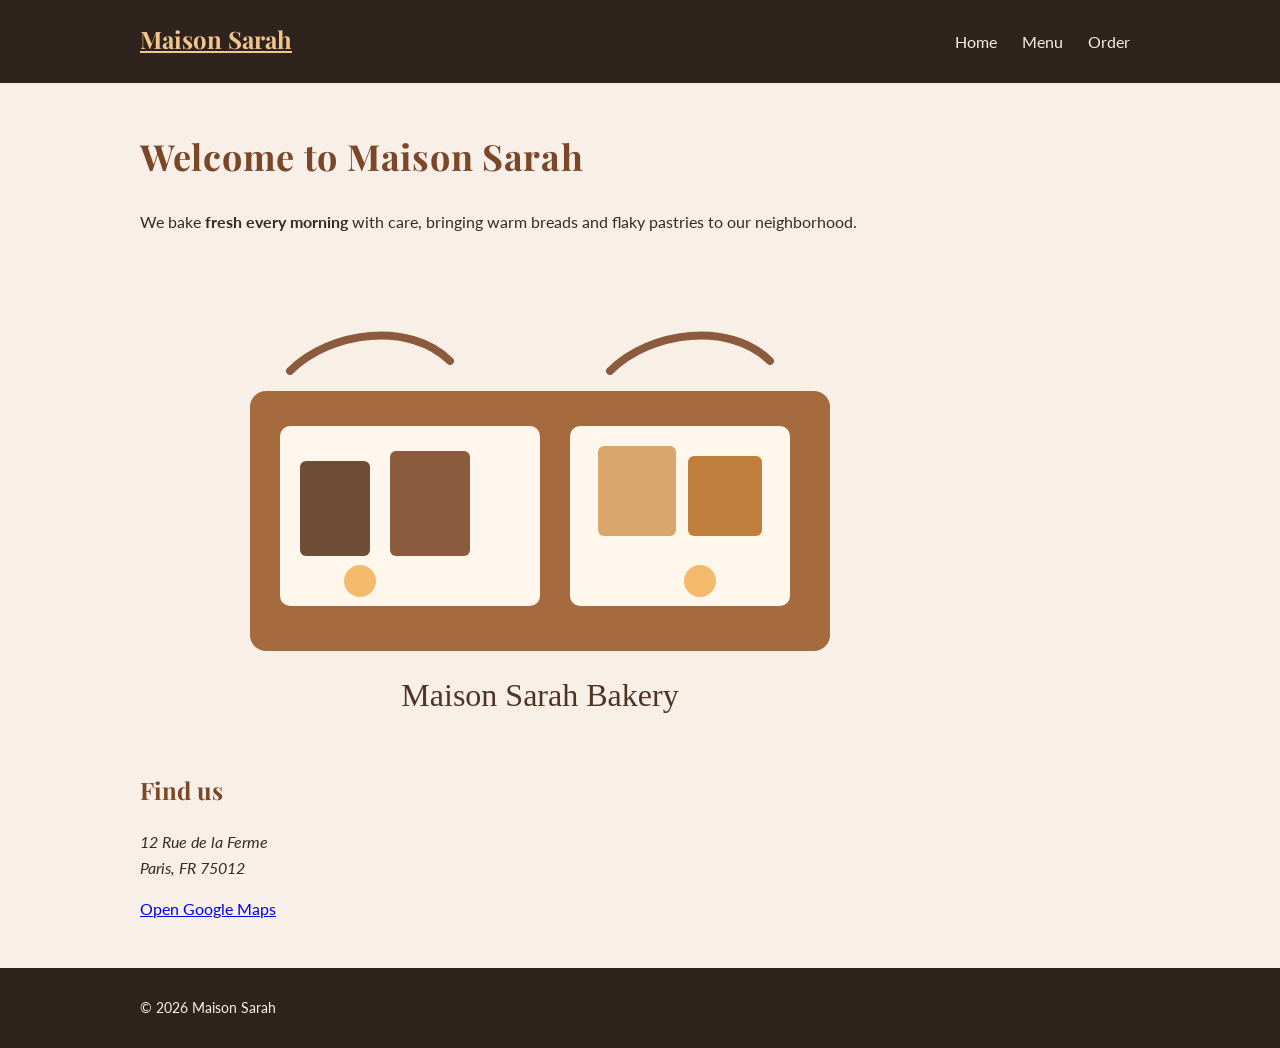
<file: index.html>
<!doctype html>
<html lang="en">
  <head>
    <meta charset="UTF-8" />
    <meta name="viewport" content="width=device-width, initial-scale=1.0" />
    <title>Maison Sarah | Home</title>
    <link rel="preconnect" href="https://fonts.googleapis.com" />
    <link rel="preconnect" href="https://fonts.gstatic.com" crossorigin />
    <link
      href="https://fonts.googleapis.com/css2?family=Lato:wght@400;700&family=Playfair+Display:wght@600;700&display=swap"
      rel="stylesheet"
    />
    <link rel="stylesheet" href="styles.css" />
  </head>
  <body>
    <header>
      <div class="container header-bar">
        <a class="brand" href="index.html">Maison Sarah</a>
        <nav aria-label="Primary navigation">
          <a href="index.html">Home</a>
          <a href="menu.html">Menu</a>
          <a href="order.html">Order</a>
        </nav>
      </div>
    </header>

    <main>
      <div class="container">
        <h1>Welcome to Maison Sarah</h1>
        <p>
          We bake <strong>fresh every morning</strong> with care, bringing warm
          breads and flaky pastries to our neighborhood.
        </p>

        <img
          src="images/maison-sarah-bakery.svg"
          alt="A warm bakery counter filled with fresh bread and pastries at Maison Sarah."
        />

        <section>
          <h2>Find us</h2>
          <address>
            12 Rue de la Ferme<br />
            Paris, FR 75012
          </address>
          <p>
            <a
              href="https://www.google.com/maps"
              target="_blank"
              rel="noopener noreferrer"
              >Open Google Maps</a
            >
          </p>
        </section>
      </div>
    </main>

    <footer>
      <div class="container">
        <p>© 2026 Maison Sarah</p>
      </div>
    </footer>
  </body>
</html>
</file>
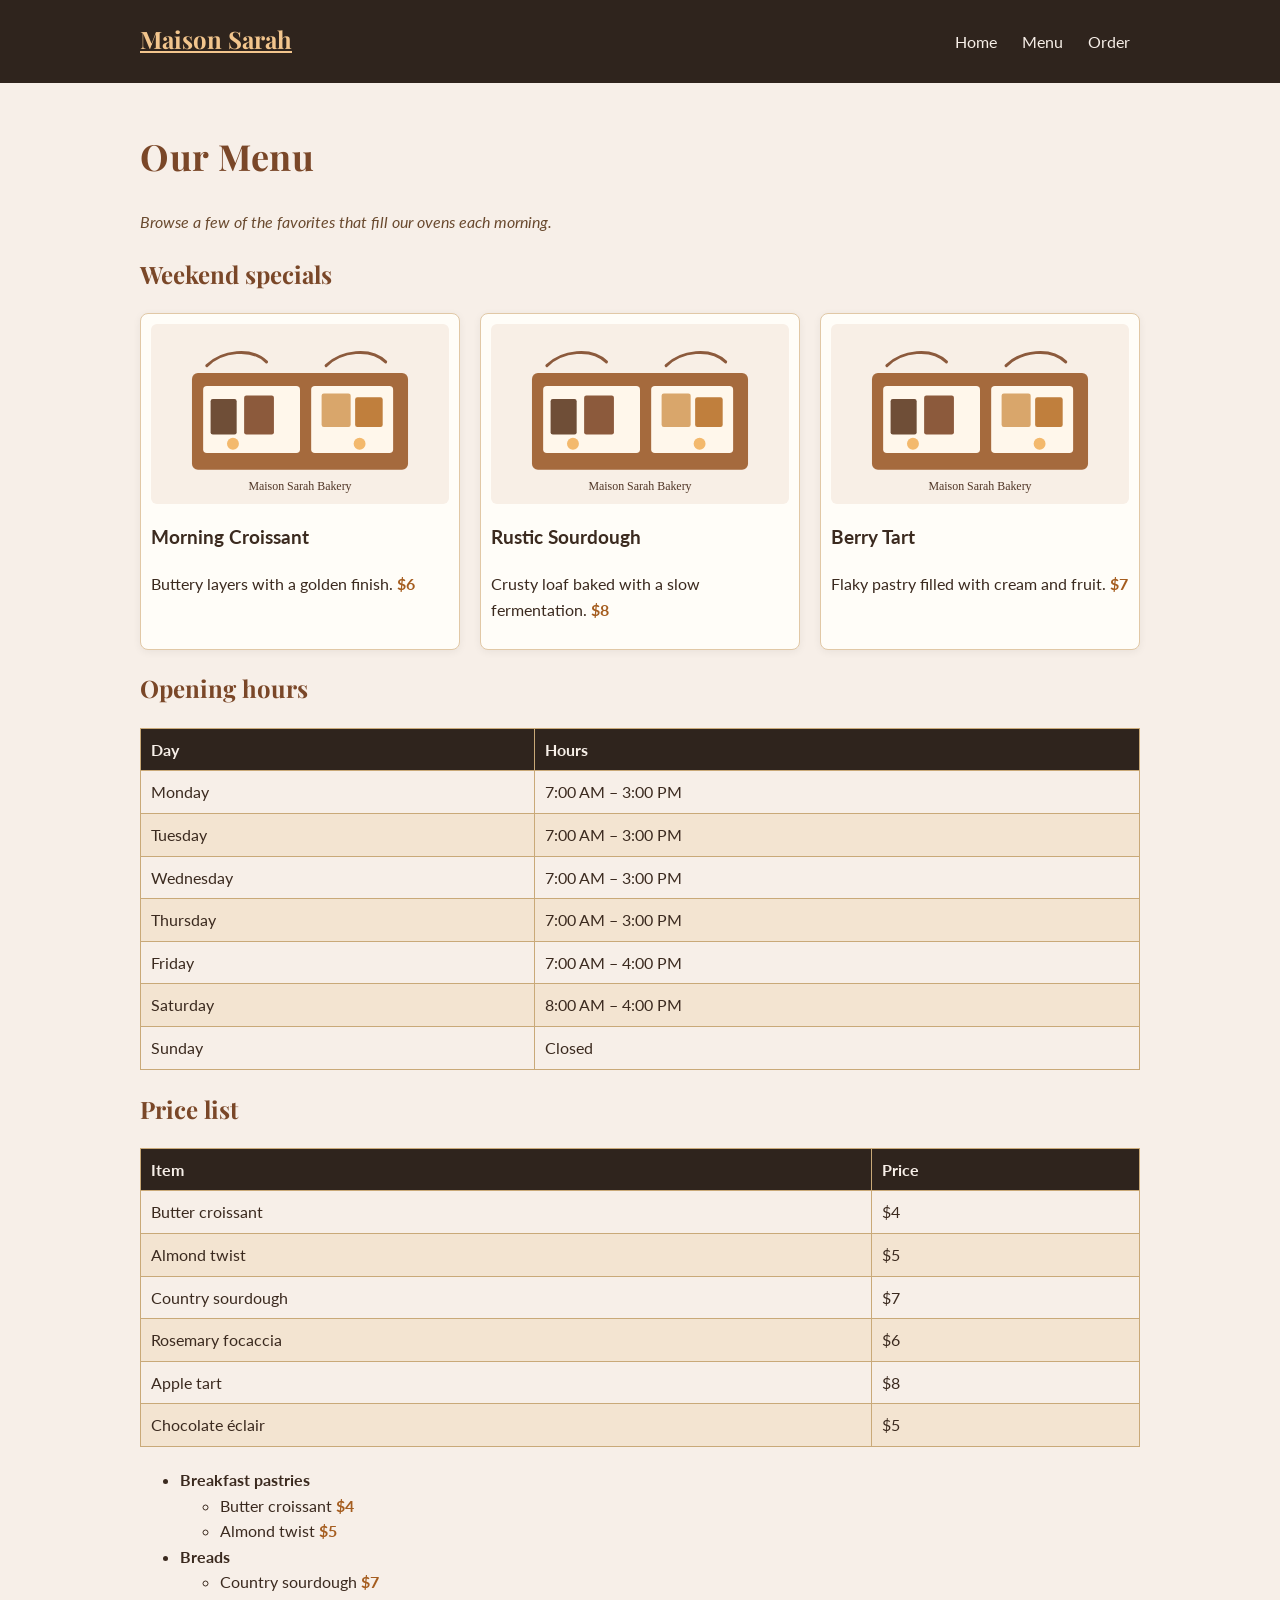
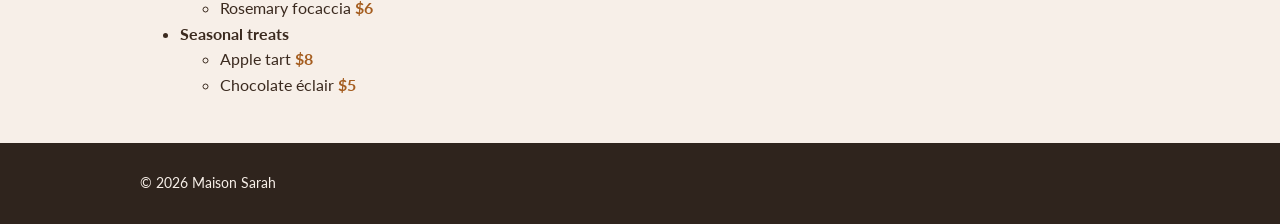
<file: menu.html>
<!doctype html>
<html lang="en">
  <head>
    <meta charset="UTF-8" />
    <meta name="viewport" content="width=device-width, initial-scale=1.0" />
    <title>Maison Sarah | Menu</title>
    <link rel="preconnect" href="https://fonts.googleapis.com" />
    <link rel="preconnect" href="https://fonts.gstatic.com" crossorigin />
    <link
      href="https://fonts.googleapis.com/css2?family=Lato:wght@400;700&family=Playfair+Display:wght@600;700&display=swap"
      rel="stylesheet"
    />
    <link rel="stylesheet" href="styles.css" />
  </head>
  <body>
    <header>
      <div class="container header-bar">
        <a class="brand" href="index.html">Maison Sarah</a>
        <nav aria-label="Primary navigation">
          <a href="index.html">Home</a>
          <a href="menu.html">Menu</a>
          <a href="order.html">Order</a>
        </nav>
      </div>
    </header>

    <main>
      <div class="container">
        <h1>Our Menu</h1>
        <p class="tagline">
          Browse a few of the favorites that fill our ovens each morning.
        </p>

        <section>
          <h2>Weekend specials</h2>
          <div class="card-row">
            <article class="card">
              <img
                src="images/maison-sarah-bakery.svg"
                alt="A close-up of a buttery croissant arranged beside a cup of coffee."
              />
              <h3>Morning Croissant</h3>
              <p>
                Buttery layers with a golden finish.
                <span class="price">$6</span>
              </p>
            </article>
            <article class="card">
              <img
                src="images/maison-sarah-bakery.svg"
                alt="A loaf of rustic sourdough bread sitting on a wooden board."
              />
              <h3>Rustic Sourdough</h3>
              <p>
                Crusty loaf baked with a slow fermentation.
                <span class="price">$8</span>
              </p>
            </article>
            <article class="card">
              <img
                src="images/maison-sarah-bakery.svg"
                alt="A fruit tart with glossy glaze and fresh berries on top."
              />
              <h3>Berry Tart</h3>
              <p>
                Flaky pastry filled with cream and fruit.
                <span class="price">$7</span>
              </p>
            </article>
          </div>
        </section>

        <section>
          <h2>Opening hours</h2>
          <table>
            <thead>
              <tr>
                <th scope="col">Day</th>
                <th scope="col">Hours</th>
              </tr>
            </thead>
            <tbody>
              <tr>
                <td>Monday</td>
                <td>7:00 AM – 3:00 PM</td>
              </tr>
              <tr>
                <td>Tuesday</td>
                <td>7:00 AM – 3:00 PM</td>
              </tr>
              <tr>
                <td>Wednesday</td>
                <td>7:00 AM – 3:00 PM</td>
              </tr>
              <tr>
                <td>Thursday</td>
                <td>7:00 AM – 3:00 PM</td>
              </tr>
              <tr>
                <td>Friday</td>
                <td>7:00 AM – 4:00 PM</td>
              </tr>
              <tr>
                <td>Saturday</td>
                <td>8:00 AM – 4:00 PM</td>
              </tr>
              <tr>
                <td>Sunday</td>
                <td>Closed</td>
              </tr>
            </tbody>
          </table>
        </section>

        <section>
          <h2>Price list</h2>
          <table>
            <thead>
              <tr>
                <th scope="col">Item</th>
                <th scope="col">Price</th>
              </tr>
            </thead>
            <tbody>
              <tr>
                <td>Butter croissant</td>
                <td>$4</td>
              </tr>
              <tr>
                <td>Almond twist</td>
                <td>$5</td>
              </tr>
              <tr>
                <td>Country sourdough</td>
                <td>$7</td>
              </tr>
              <tr>
                <td>Rosemary focaccia</td>
                <td>$6</td>
              </tr>
              <tr>
                <td>Apple tart</td>
                <td>$8</td>
              </tr>
              <tr>
                <td>Chocolate éclair</td>
                <td>$5</td>
              </tr>
            </tbody>
          </table>
        </section>

        <ul>
          <li>
            <strong>Breakfast pastries</strong>
            <ul>
              <li>Butter croissant <span class="price">$4</span></li>
              <li>Almond twist <span class="price">$5</span></li>
            </ul>
          </li>
          <li>
            <strong>Breads</strong>
            <ul>
              <li>Country sourdough <span class="price">$7</span></li>
              <li>Rosemary focaccia <span class="price">$6</span></li>
            </ul>
          </li>
          <li>
            <strong>Seasonal treats</strong>
            <ul>
              <li>Apple tart <span class="price">$8</span></li>
              <li>Chocolate éclair <span class="price">$5</span></li>
            </ul>
          </li>
        </ul>
      </div>
    </main>

    <footer>
      <div class="container">
        <p>© 2026 Maison Sarah</p>
      </div>
    </footer>
  </body>
</html>
</file>
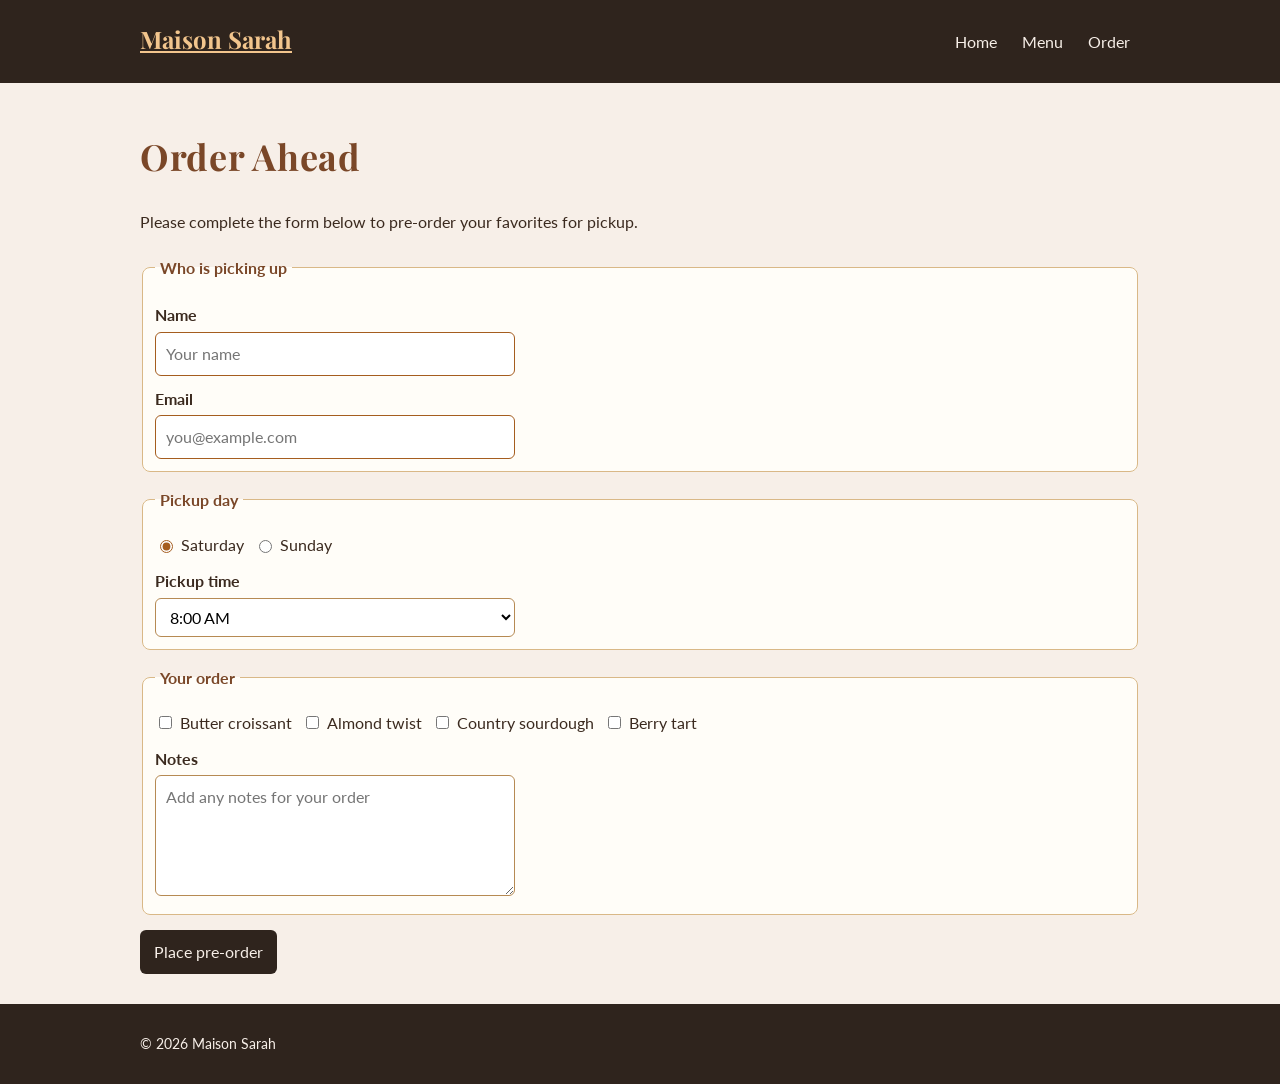
<file: order.html>
<!doctype html>
<html lang="en">
  <head>
    <meta charset="UTF-8" />
    <meta name="viewport" content="width=device-width, initial-scale=1.0" />
    <title>Maison Sarah | Order</title>
    <link rel="preconnect" href="https://fonts.googleapis.com" />
    <link rel="preconnect" href="https://fonts.gstatic.com" crossorigin />
    <link
      href="https://fonts.googleapis.com/css2?family=Lato:wght@400;700&family=Playfair+Display:wght@600;700&display=swap"
      rel="stylesheet"
    />
    <link rel="stylesheet" href="styles.css" />
  </head>
  <body>
    <header>
      <div class="container header-bar">
        <a class="brand" href="index.html">Maison Sarah</a>
        <nav aria-label="Primary navigation">
          <a href="index.html">Home</a>
          <a href="menu.html">Menu</a>
          <a href="order.html">Order</a>
        </nav>
      </div>
    </header>

    <main>
      <div class="container">
        <h1>Order Ahead</h1>
        <p>
          Please complete the form below to pre-order your favorites for pickup.
        </p>

        <form>
          <fieldset>
            <legend>Who is picking up</legend>
            <label class="field-block" for="name">Name</label>
            <input
              class="field"
              id="name"
              name="name"
              type="text"
              placeholder="Your name"
              required
            />

            <label class="field-block" for="email">Email</label>
            <input
              class="field"
              id="email"
              name="email"
              type="email"
              placeholder="you@example.com"
              required
            />
          </fieldset>

          <fieldset>
            <legend>Pickup day</legend>
            <div class="choice-row">
              <label class="choice">
                <input
                  type="radio"
                  name="pickup-day"
                  value="Saturday"
                  checked
                />
                Saturday
              </label>
              <label class="choice">
                <input type="radio" name="pickup-day" value="Sunday" />
                Sunday
              </label>
            </div>

            <label class="field-block" for="pickup-time">Pickup time</label>
            <select class="field" id="pickup-time" name="pickup-time">
              <option value="8:00">8:00 AM</option>
              <option value="9:00">9:00 AM</option>
              <option value="10:00">10:00 AM</option>
              <option value="11:00">11:00 AM</option>
            </select>
          </fieldset>

          <fieldset>
            <legend>Your order</legend>
            <div class="choice-row">
              <label class="choice">
                <input type="checkbox" name="order" value="Butter croissant" />
                Butter croissant
              </label>
              <label class="choice">
                <input type="checkbox" name="order" value="Almond twist" />
                Almond twist
              </label>
              <label class="choice">
                <input type="checkbox" name="order" value="Country sourdough" />
                Country sourdough
              </label>
              <label class="choice">
                <input type="checkbox" name="order" value="Berry tart" />
                Berry tart
              </label>
            </div>

            <label class="field-block" for="notes">Notes</label>
            <textarea
              class="field"
              id="notes"
              name="notes"
              rows="4"
              placeholder="Add any notes for your order"
            ></textarea>
          </fieldset>

          <button type="submit">Place pre-order</button>
        </form>
      </div>
    </main>

    <footer>
      <div class="container">
        <p>© 2026 Maison Sarah</p>
      </div>
    </footer>
  </body>
</html>
</file>
<file: styles.css>
* {
  box-sizing: border-box;
}

html {
  font-size: 62.5%;
}

body {
  margin: 0;
  font-family: "Lato", Arial, sans-serif;
  font-size: 1.6rem;
  line-height: 1.6;
  background-color: #f7efe8;
  color: #3b2a1f;
}

.container {
  width: min(100%, 1000px);
  margin: 0 auto;
}

header,
footer {
  background-color: #2f241d;
  color: #f7efe8;
  padding: 1rem 2rem;
  text-align: center;
}

.header-bar {
  display: flex;
  justify-content: space-between;
  align-items: center;
  padding: 1rem 0;
}

nav {
  display: flex;
  gap: 1.5rem;
}

h1,
h2 {
  font-family: "Playfair Display", Georgia, serif;
  color: #7a4728;
}

h1 {
  font-size: 3.6rem;
  letter-spacing: 0.02em;
}

h2 {
  font-size: 2.4rem;
}

nav a {
  color: #f7efe8;
  text-decoration: none;
  margin-right: 1rem;
}

.brand {
  display: inline-block;
  font-family: "Playfair Display", Georgia, serif;
  font-size: 2.4rem;
  font-weight: 700;
  color: #f2c58d;
  margin-bottom: 0.5rem;
}

main {
  padding: 2rem 2rem 3rem;
}

footer {
  padding: 1.5rem 2rem;
}

p {
  text-align: left;
}

img {
  display: block;
  max-width: 100%;
  height: auto;
  margin: 1.5rem 0;
}

.tagline {
  font-style: italic;
  color: #6a4a2f;
}

footer {
  font-size: 1.4rem;
}

.card-row {
  display: flex;
  flex-wrap: wrap;
  gap: 2rem;
  margin-top: 1.5rem;
}

.card {
  flex: 1 1 220px;
  background-color: #fffdf8;
  border: 1px solid #e1c8a6;
  border-radius: 8px;
  padding: 1rem;
  box-shadow: 0 2px 8px rgba(0, 0, 0, 0.06);
}

.card img {
  width: 100%;
  height: 180px;
  object-fit: cover;
  margin: 0 0 1rem;
  border-radius: 6px;
}

.price {
  color: #a55d1f;
  font-weight: bold;
}

table {
  width: 100%;
  border-collapse: collapse;
  margin: 1.5rem 0 2rem;
}

table th,
table td {
  border: 1px solid #c9a978;
  padding: 0.8rem 1rem;
  text-align: left;
}

table thead {
  background-color: #2f241d;
  color: #f7efe8;
}

tbody tr:nth-child(even) {
  background-color: #f3e4d1;
}

form {
  margin-top: 2rem;
}

fieldset {
  border: 1px solid #d9b887;
  border-radius: 8px;
  padding: 1.2rem;
  margin-bottom: 1.5rem;
  background-color: #fffdf8;
}

legend {
  padding: 0 0.5rem;
  font-weight: 700;
  color: #7a4728;
}

.field-block {
  display: block;
  margin-top: 1rem;
  margin-bottom: 0.4rem;
  font-weight: 700;
}

.field {
  font: inherit;
  width: min(100%, 360px);
  padding: 0.8rem 1rem;
  border: 1px solid #b68a53;
  border-radius: 6px;
  background-color: #fff;
}

.choice-row {
  display: flex;
  flex-wrap: wrap;
  gap: 1rem;
  margin: 0.8rem 0;
}

.choice {
  display: flex;
  align-items: center;
  gap: 0.5rem;
}

.field:focus {
  outline: 3px solid #a55d1f;
  outline-offset: 2px;
}

input:required + label,
textarea:required + label,
input:required {
  box-shadow: none;
}

input:required,
textarea:required,
select:required {
  border-color: #a55d1f;
}

input,
textarea,
select,
button {
  accent-color: #a55d1f;
}

button {
  background-color: #2f241d;
  color: #f7efe8;
  border: none;
  border-radius: 6px;
  padding: 0.9rem 1.4rem;
  font: inherit;
  cursor: pointer;
}
</file>
